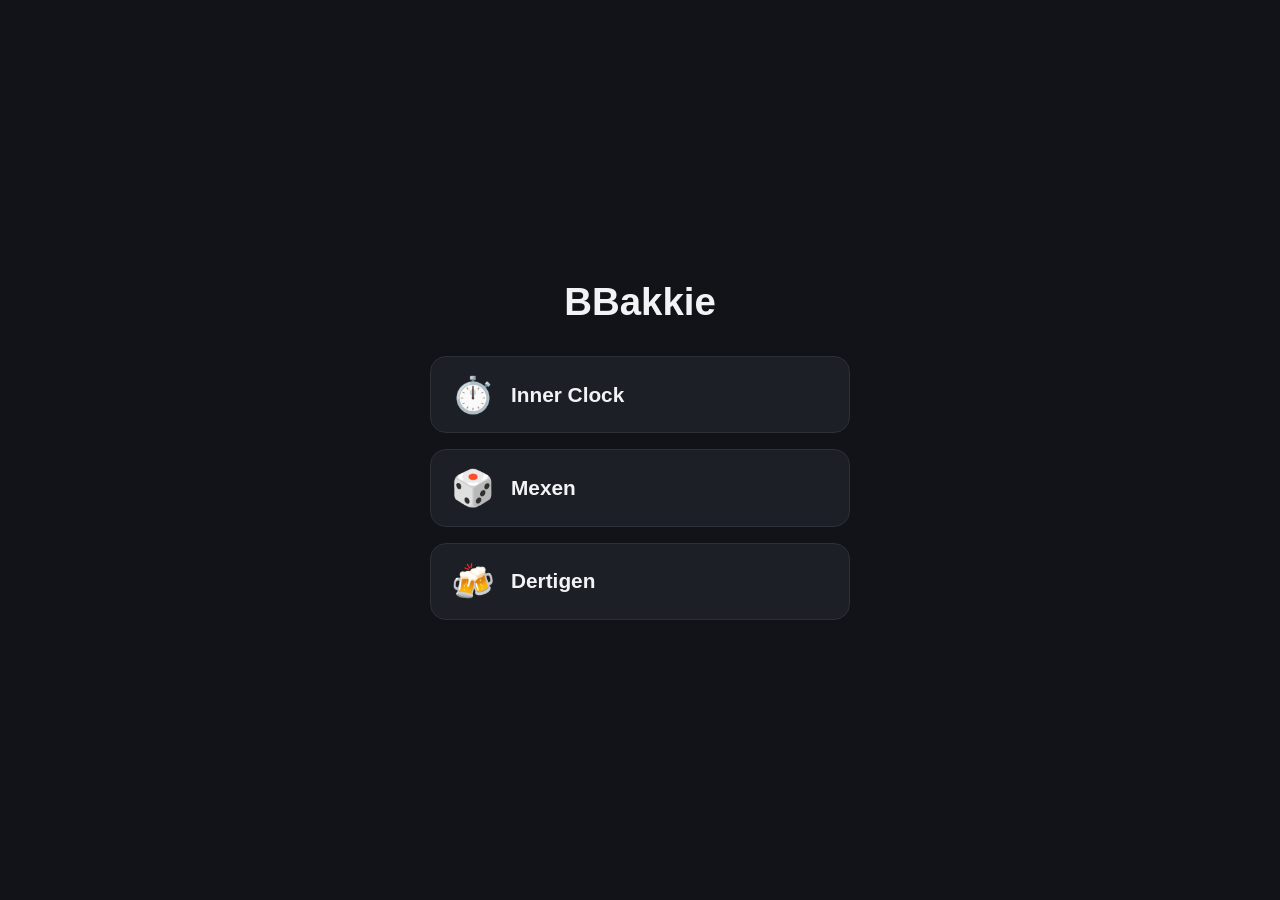
<file: bbakkie/index.html>
<!DOCTYPE html>
<html lang="en">
<head>
  <meta charset="UTF-8" />
  <meta name="viewport" content="width=device-width, initial-scale=1, user-scalable=no, viewport-fit=cover" />
  <meta name="theme-color" media="(prefers-color-scheme: light)" content="#111318" />
  <meta name="theme-color" media="(prefers-color-scheme: dark)" content="#111318" />
  <meta name="apple-mobile-web-app-capable" content="yes" />
  <meta name="apple-mobile-web-app-status-bar-style" content="black-translucent" />
  <meta name="apple-mobile-web-app-title" content="BBakkie" />
  <title>BBakkie</title>
  <link rel="stylesheet" href="css/core.css" />
  <link rel="manifest" href="manifest.webmanifest" />
  <link rel="apple-touch-icon" href="assets/icons/apple-touch-icon.png" />
</head>
<body>

  <div class="safe-area-cover safe-area-top" aria-hidden="true"></div>
  <div class="safe-area-cover safe-area-bottom" aria-hidden="true"></div>

  <!-- LANDING -->
  <section id="screen-landing" class="screen active">
    <div class="landing-content">
      <h1 class="title">BBakkie</h1>

      <nav class="game-list">
        <a href="inner-clock.html" class="game-tile">
          <span class="game-tile-icon">⏱️</span>
          <span class="game-tile-label">Inner Clock</span>
        </a>
        <a href="mexen.html" class="game-tile">
          <span class="game-tile-icon">🎲</span>
          <span class="game-tile-label">Mexen</span>
        </a>
        <a href="dertigen.html" class="game-tile">
          <span class="game-tile-icon">🍻</span>
          <span class="game-tile-label">Dertigen</span>
        </a>
      </nav>
    </div>
  </section>

  <script>
    if ("serviceWorker" in navigator) {
      window.addEventListener("load", () => {
        navigator.serviceWorker.register("service-worker.js").catch(() => {});
      });
    }
  </script>
</body>
</html>
</file>
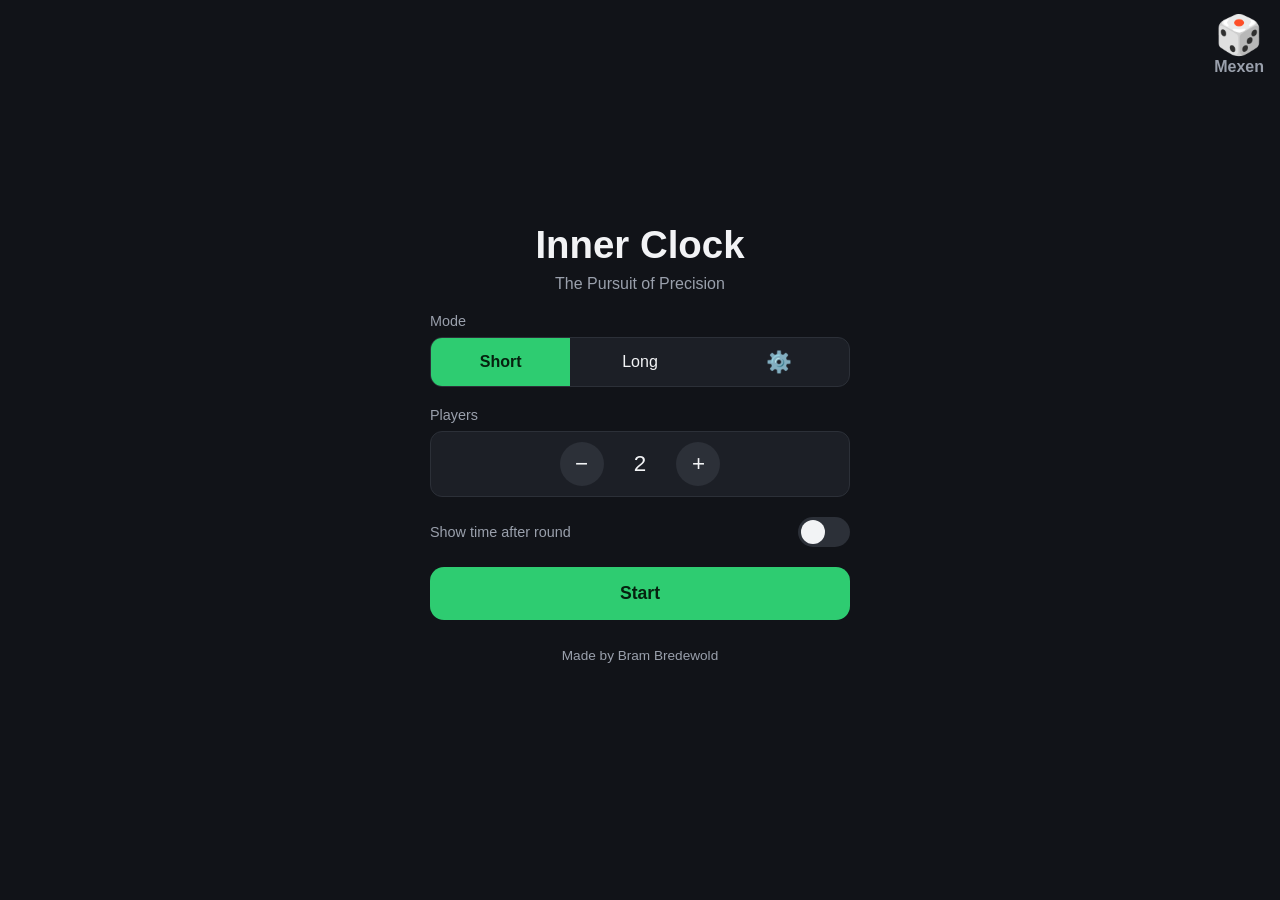
<file: inner-clock/index.html>
<!DOCTYPE html>
<html lang="en">
<head>
  <meta charset="UTF-8" />
  <meta name="viewport" content="width=device-width, initial-scale=1, user-scalable=no, viewport-fit=cover" />
  <meta name="theme-color" media="(prefers-color-scheme: light)" content="#111318" />
  <meta name="theme-color" media="(prefers-color-scheme: dark)" content="#111318" />
  <meta name="apple-mobile-web-app-capable" content="yes" />
  <meta name="apple-mobile-web-app-status-bar-style" content="black-translucent" />
  <meta name="apple-mobile-web-app-title" content="Inner Clock" />
  <title>Inner Clock</title>
  <link rel="stylesheet" href="css/styles.css" />
  <link rel="manifest" href="manifest.webmanifest" />
  <link rel="apple-touch-icon" href="assets/icons/apple-touch-icon.png" />
</head>
<body>

  <!-- Permanently dark strips over the safe areas (notch/dynamic island,
       home indicator). iOS can get "stuck" tinting its chrome/status bar to
       match whatever color last touched the top of the viewport (e.g. the
       red Stop screen), with no reliable way to force a re-sample in a
       single-page app that never scrolls or navigates. Owning these pixels
       directly sidesteps that instead of fighting it. -->
  <div class="safe-area-cover safe-area-top" aria-hidden="true"></div>
  <div class="safe-area-cover safe-area-bottom" aria-hidden="true"></div>

  <!-- HOME -->
  <section id="screen-home" class="screen">
    <a href="mexen.html" class="game-switch">
      <span class="game-switch-icon">🎲</span>
      <span>Mexen</span>
    </a>
    <div class="home-content">
      <h1 class="title">Inner Clock</h1>
      <p class="subtitle">The Pursuit of Precision</p>

      <div class="setting-block">
        <span class="setting-label">Mode</span>
        <div id="mode-select" class="segmented">
          <button type="button" class="segment" data-mode="short">Short</button>
          <button type="button" class="segment" data-mode="medium">Long</button>
          <button type="button" id="settings-open" class="segment segment-icon" aria-label="Settings">⚙️</button>
        </div>
      </div>

      <div class="setting-block">
        <span class="setting-label">Players</span>
        <div class="stepper">
          <button type="button" id="player-minus" class="stepper-btn">&minus;</button>
          <span id="player-count" class="stepper-value">2</span>
          <button type="button" id="player-plus" class="stepper-btn">+</button>
        </div>
      </div>

      <div class="setting-block toggle-row">
        <span class="setting-label">Show time after round</span>
        <button type="button" id="show-time-toggle" class="toggle" role="switch" aria-checked="false">
          <span class="toggle-thumb"></span>
        </button>
      </div>

      <button type="button" id="home-start" class="btn btn-primary btn-large">Start</button>

      <p class="credit">Made by Bram Bredewold</p>
    </div>
  </section>

  <!-- SETTINGS -->
  <section id="screen-settings" class="screen">
    <div class="settings-content">
      <h2 class="settings-title">Settings</h2>

      <div class="settings-mode-block">
        <span class="settings-mode-label">Short</span>
        <div class="range-row">
          <span class="range-row-label">Min</span>
          <input type="range" id="short-min" class="range-slider" min="0.5" max="10" step="0.5" />
          <span id="short-min-value" class="range-value"></span>
        </div>
        <div class="range-row">
          <span class="range-row-label">Max</span>
          <input type="range" id="short-max" class="range-slider" min="0.5" max="10" step="0.5" />
          <span id="short-max-value" class="range-value"></span>
        </div>
      </div>

      <div class="settings-mode-block">
        <span class="settings-mode-label">Long</span>
        <div class="range-row">
          <span class="range-row-label">Min</span>
          <input type="range" id="medium-min" class="range-slider" min="5" max="120" step="0.5" />
          <span id="medium-min-value" class="range-value"></span>
        </div>
        <div class="range-row">
          <span class="range-row-label">Max</span>
          <input type="range" id="medium-max" class="range-slider" min="5" max="120" step="0.5" />
          <span id="medium-max-value" class="range-value"></span>
        </div>
      </div>

      <button type="button" id="settings-back" class="btn btn-primary btn-large">Back</button>
    </div>
  </section>

  <!-- INTRO -->
  <section id="screen-intro" class="screen">
    <div class="intro-content">
      <div class="intro-label">Target time</div>
      <div id="intro-number" class="intro-number">0</div>
      <button type="button" id="intro-continue" class="btn btn-primary btn-large" disabled>Continue</button>
    </div>
  </section>

  <!-- GAME -->
  <section id="screen-game" class="screen">

    <div id="game-ready" class="game-sub">
      <div id="game-player-label" class="player-label">Player 1</div>
      <div id="game-target-display" class="target-display"></div>
      <button type="button" id="game-start" class="btn-round btn-start">Start</button>
    </div>

    <div id="game-running" class="game-sub game-running">
      <span class="stop-label">Stop</span>
    </div>

    <div id="game-result" class="game-sub">
      <div id="game-result-time" class="result-time"></div>
      <button type="button" id="game-result-continue" class="btn btn-primary btn-large">Continue</button>
    </div>

  </section>

  <!-- END -->
  <section id="screen-end" class="screen">
    <div class="end-content">
      <h2 class="end-title">Results</h2>
      <div class="end-target">
        <span class="end-target-label">Target</span>
        <span id="end-target-value" class="end-target-value"></span>
      </div>
      <table id="end-table">
        <thead>
          <tr>
            <th>Player</th>
            <th>Time</th>
            <th>Difference</th>
          </tr>
        </thead>
        <tbody></tbody>
      </table>
      <button type="button" id="end-back" class="btn btn-primary btn-large">Back to menu</button>
    </div>
  </section>

  <script type="module" src="js/main.js"></script>
</body>
</html>
</file>
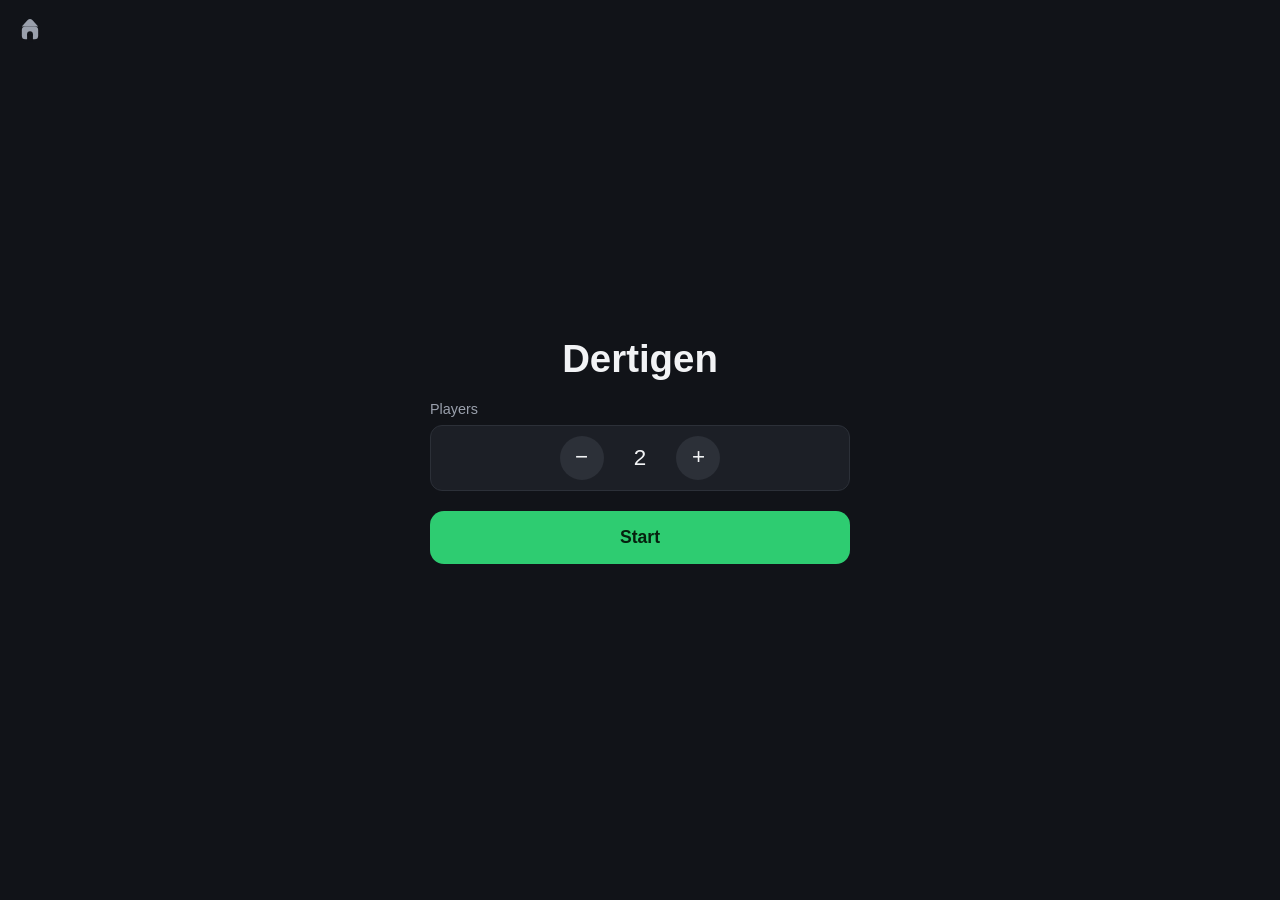
<file: bbakkie/dertigen.html>
<!DOCTYPE html>
<html lang="en">
<head>
  <meta charset="UTF-8" />
  <meta name="viewport" content="width=device-width, initial-scale=1, user-scalable=no, viewport-fit=cover" />
  <meta name="theme-color" media="(prefers-color-scheme: light)" content="#111318" />
  <meta name="theme-color" media="(prefers-color-scheme: dark)" content="#111318" />
  <meta name="apple-mobile-web-app-capable" content="yes" />
  <meta name="apple-mobile-web-app-status-bar-style" content="black-translucent" />
  <meta name="apple-mobile-web-app-title" content="Dertigen" />
  <title>Dertigen</title>
  <link rel="stylesheet" href="css/core.css" />
  <link rel="stylesheet" href="css/dertigen.css" />
  <link rel="manifest" href="manifest.webmanifest" />
  <link rel="apple-touch-icon" href="assets/icons/apple-touch-icon.png" />
</head>
<body>

  <div class="safe-area-cover safe-area-top" aria-hidden="true"></div>
  <div class="safe-area-cover safe-area-bottom" aria-hidden="true"></div>

  <!-- Permanent stop button on all in-game screens (hidden on HOME/NAMES,
       where the home icon / nothing applies instead). -->
  <button type="button" id="stop-btn" class="stop-btn hidden" aria-label="Stop menu">🛑</button>

  <!-- HOME -->
  <section id="screen-home" class="screen">
    <a href="index.html" class="home-link" aria-label="Back to BBakkie">
      <svg class="home-icon" viewBox="0 0 24 24" aria-hidden="true">
        <path d="M5,9 L10,3.5 Q12,1.5 14,3.5 L19,9 Z" fill="currentColor" />
        <rect x="5" y="9" width="14" height="11" rx="3" fill="currentColor" />
        <circle cx="12" cy="15.5" r="2.5" fill="var(--bg)" />
        <rect x="9.5" y="15.5" width="5" height="6" fill="var(--bg)" />
      </svg>
    </a>
    <div class="home-content">
      <h1 class="title">Dertigen</h1>

      <div class="setting-block">
        <span class="setting-label">Players</span>
        <div class="stepper">
          <button type="button" id="player-minus" class="stepper-btn">&minus;</button>
          <span id="player-count" class="stepper-value">2</span>
          <button type="button" id="player-plus" class="stepper-btn">+</button>
        </div>
      </div>

      <button type="button" id="home-start" class="btn btn-primary btn-large">Start</button>
    </div>
  </section>

  <!-- NAMES -->
  <section id="screen-names" class="screen">
    <div class="names-content">
      <h2 class="names-title">Players</h2>
      <table id="names-table">
        <tbody></tbody>
      </table>
      <button type="button" id="names-start" class="btn btn-primary btn-large">Start</button>
    </div>
  </section>

  <!-- DRINK -->
  <section id="screen-drink" class="screen">
    <div class="drink-content">
      <div id="drink-player" class="turn-player"></div>
      <div id="drink-sips" class="drink-sips"></div>
      <div class="drink-counter">
        <button type="button" id="drink-minus" class="stepper-btn">&minus;</button>
        <span id="drink-count" class="drink-count">0</span>
        <button type="button" id="drink-plus" class="stepper-btn">+</button>
        <button type="button" id="drink-beer" class="stepper-btn beer-btn">🍺</button>
      </div>
      <button type="button" id="drink-confirm" class="btn btn-primary btn-large">Drink</button>
    </div>
  </section>

  <!-- DICE_TURN -->
  <section id="screen-dice" class="screen">
    <div class="dice-content">
      <div id="dice-player" class="turn-player"></div>
      <div id="dice-total" class="dice-total"></div>
      <div id="dice-aside" class="aside-row"></div>
      <div id="dice-area" class="throw-area"></div>
      <div class="dice-actions">
        <button type="button" id="dice-throw" class="btn-gooien">Gooien</button>
        <button type="button" id="dice-continue" class="btn btn-primary btn-large invisible" disabled>Continue</button>
      </div>
    </div>
  </section>

  <!-- HUNT -->
  <section id="screen-hunt" class="screen">
    <div class="dice-content">
      <div id="hunt-player" class="turn-player"></div>
      <div id="hunt-target" class="hunt-target"></div>
      <div id="hunt-aside" class="aside-row"></div>
      <div id="hunt-area" class="throw-area"></div>
      <div id="hunt-points" class="hunt-points"></div>
      <div class="dice-actions">
        <button type="button" id="hunt-throw" class="btn-gooien">Gooien</button>
      </div>
    </div>
  </section>

  <!-- SCOREBOARD -->
  <section id="screen-scoreboard" class="screen">
    <div class="board-content">
      <h2 class="board-title">Scoreboard</h2>
      <table id="score-table">
        <thead>
          <tr><th>Player</th><th>Sips</th></tr>
        </thead>
        <tbody></tbody>
      </table>
      <button type="button" id="board-continue" class="btn btn-primary btn-large">Continue</button>
    </div>
  </section>

  <!-- Dive announcement -->
  <div id="dive-overlay" class="modal-overlay">
    <div class="modal-box">
      <p class="modal-emoji">🤿</p>
      <h3 class="modal-title">Successful dive!!!</h3>
      <p class="modal-message">All amounts are doubled</p>
      <button type="button" id="dive-continue" class="btn btn-primary btn-large">Continue</button>
    </div>
  </div>

  <!-- Joker — auto-dismissed after 0.7 s, no button -->
  <div id="joker-overlay" class="modal-overlay joker-overlay">
    <div class="joker-card">🃏</div>
  </div>

  <!-- Stop menu -->
  <div id="stop-overlay" class="modal-overlay">
    <div class="modal-box">
      <button type="button" id="stop-quit-game" class="btn btn-danger btn-large">Quit whole game</button>
      <button type="button" id="stop-quit-player" class="btn btn-warning btn-large">Current player quits</button>
      <button type="button" id="stop-continue" class="btn btn-primary btn-large">Continue</button>
    </div>
  </div>

  <!-- Stop confirmation -->
  <div id="stop-confirm-overlay" class="modal-overlay">
    <div class="modal-box">
      <h3 class="modal-title">Are you sure?</h3>
      <p class="modal-message">This action can't be undone</p>
      <div class="modal-actions">
        <button type="button" id="stop-confirm-yes" class="btn btn-danger">Yes</button>
        <button type="button" id="stop-confirm-no" class="btn btn-secondary">No</button>
      </div>
    </div>
  </div>

  <script type="module" src="js/dertigen/main.js"></script>
</body>
</html>
</file>
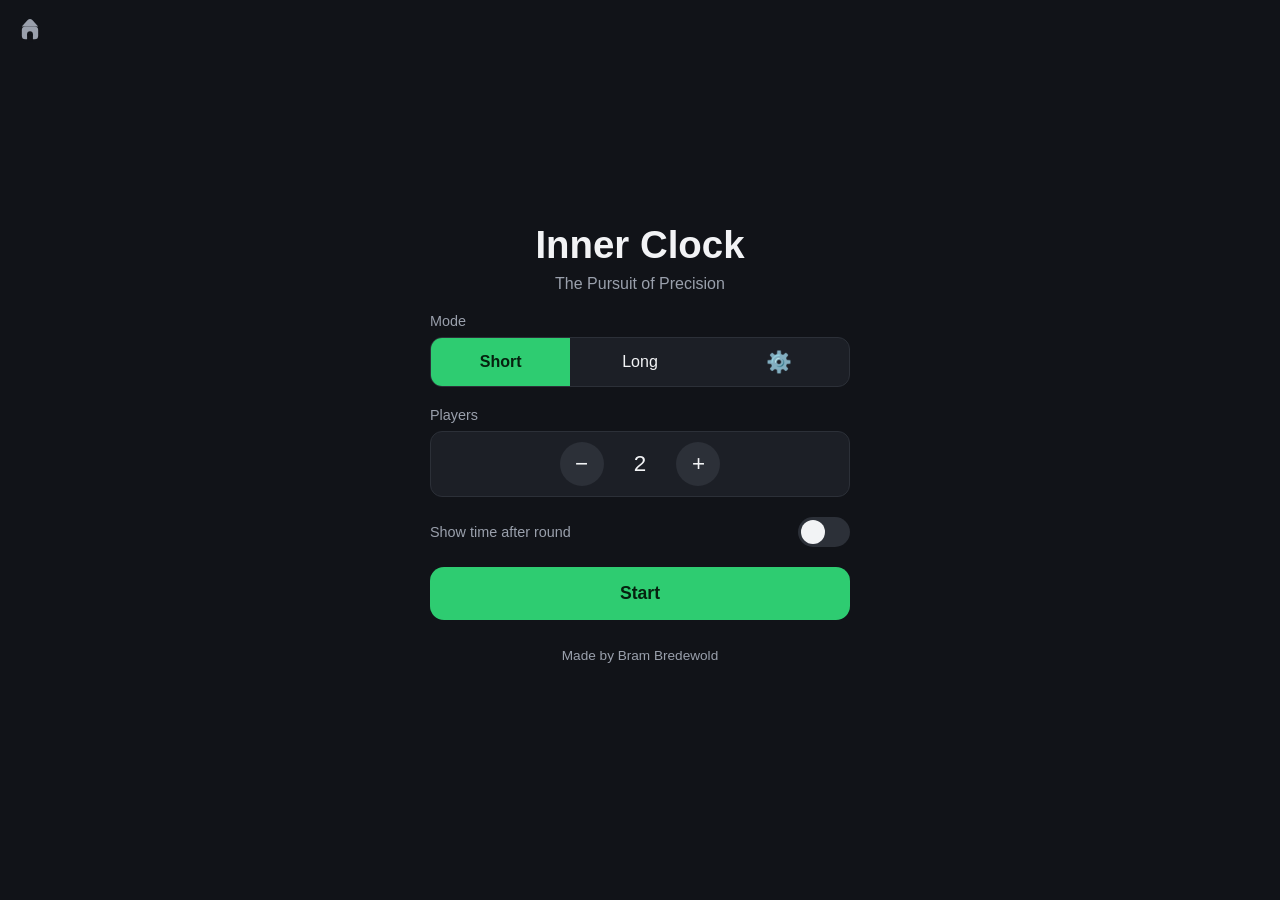
<file: bbakkie/inner-clock.html>
<!DOCTYPE html>
<html lang="en">
<head>
  <meta charset="UTF-8" />
  <meta name="viewport" content="width=device-width, initial-scale=1, user-scalable=no, viewport-fit=cover" />
  <meta name="theme-color" media="(prefers-color-scheme: light)" content="#111318" />
  <meta name="theme-color" media="(prefers-color-scheme: dark)" content="#111318" />
  <meta name="apple-mobile-web-app-capable" content="yes" />
  <meta name="apple-mobile-web-app-status-bar-style" content="black-translucent" />
  <meta name="apple-mobile-web-app-title" content="Inner Clock" />
  <title>Inner Clock</title>
  <link rel="stylesheet" href="css/core.css" />
  <link rel="stylesheet" href="css/inner-clock.css" />
  <link rel="manifest" href="manifest.webmanifest" />
  <link rel="apple-touch-icon" href="assets/icons/apple-touch-icon.png" />
</head>
<body>

  <!-- Permanently dark strips over the safe areas (notch/dynamic island,
       home indicator). iOS can get "stuck" tinting its chrome/status bar to
       match whatever color last touched the top of the viewport (e.g. the
       red Stop screen), with no reliable way to force a re-sample in a
       single-page app that never scrolls or navigates. Owning these pixels
       directly sidesteps that instead of fighting it. -->
  <div class="safe-area-cover safe-area-top" aria-hidden="true"></div>
  <div class="safe-area-cover safe-area-bottom" aria-hidden="true"></div>

  <!-- HOME -->
  <section id="screen-home" class="screen">
    <a href="index.html" class="home-link" aria-label="Back to BBakkie">
      <svg class="home-icon" viewBox="0 0 24 24" aria-hidden="true">
        <path d="M5,9 L10,3.5 Q12,1.5 14,3.5 L19,9 Z" fill="currentColor" />
        <rect x="5" y="9" width="14" height="11" rx="3" fill="currentColor" />
        <circle cx="12" cy="15.5" r="2.5" fill="var(--bg)" />
        <rect x="9.5" y="15.5" width="5" height="6" fill="var(--bg)" />
      </svg>
    </a>
    <div class="home-content">
      <h1 class="title">Inner Clock</h1>
      <p class="subtitle">The Pursuit of Precision</p>

      <div class="setting-block">
        <span class="setting-label">Mode</span>
        <div id="mode-select" class="segmented">
          <button type="button" class="segment" data-mode="short">Short</button>
          <button type="button" class="segment" data-mode="medium">Long</button>
          <button type="button" id="settings-open" class="segment segment-icon" aria-label="Settings">⚙️</button>
        </div>
      </div>

      <div class="setting-block">
        <span class="setting-label">Players</span>
        <div class="stepper">
          <button type="button" id="player-minus" class="stepper-btn">&minus;</button>
          <span id="player-count" class="stepper-value">2</span>
          <button type="button" id="player-plus" class="stepper-btn">+</button>
        </div>
      </div>

      <div class="setting-block toggle-row">
        <span class="setting-label">Show time after round</span>
        <button type="button" id="show-time-toggle" class="toggle" role="switch" aria-checked="false">
          <span class="toggle-thumb"></span>
        </button>
      </div>

      <button type="button" id="home-start" class="btn btn-primary btn-large">Start</button>

      <p class="credit">Made by Bram Bredewold</p>
    </div>
  </section>

  <!-- SETTINGS -->
  <section id="screen-settings" class="screen">
    <div class="settings-content">
      <h2 class="settings-title">Settings</h2>

      <div class="settings-mode-block">
        <span class="settings-mode-label">Short</span>
        <div class="range-row">
          <span class="range-row-label">Min</span>
          <input type="range" id="short-min" class="range-slider" min="0.5" max="10" step="0.5" />
          <span id="short-min-value" class="range-value"></span>
        </div>
        <div class="range-row">
          <span class="range-row-label">Max</span>
          <input type="range" id="short-max" class="range-slider" min="0.5" max="10" step="0.5" />
          <span id="short-max-value" class="range-value"></span>
        </div>
      </div>

      <div class="settings-mode-block">
        <span class="settings-mode-label">Long</span>
        <div class="range-row">
          <span class="range-row-label">Min</span>
          <input type="range" id="medium-min" class="range-slider" min="5" max="120" step="0.5" />
          <span id="medium-min-value" class="range-value"></span>
        </div>
        <div class="range-row">
          <span class="range-row-label">Max</span>
          <input type="range" id="medium-max" class="range-slider" min="5" max="120" step="0.5" />
          <span id="medium-max-value" class="range-value"></span>
        </div>
      </div>

      <button type="button" id="settings-back" class="btn btn-primary btn-large">Back</button>
    </div>
  </section>

  <!-- INTRO -->
  <section id="screen-intro" class="screen">
    <div class="intro-content">
      <div class="intro-label">Target time</div>
      <div id="intro-number" class="intro-number">0</div>
      <button type="button" id="intro-continue" class="btn btn-primary btn-large" disabled>Continue</button>
    </div>
  </section>

  <!-- GAME -->
  <section id="screen-game" class="screen">

    <div id="game-ready" class="game-sub">
      <div id="game-player-label" class="player-label">Player 1</div>
      <div id="game-target-display" class="target-display"></div>
      <button type="button" id="game-start" class="btn-round btn-start">Start</button>
    </div>

    <div id="game-running" class="game-sub game-running">
      <span class="stop-label">Stop</span>
    </div>

    <div id="game-result" class="game-sub">
      <div id="game-result-time" class="result-time"></div>
      <button type="button" id="game-result-continue" class="btn btn-primary btn-large">Continue</button>
    </div>

  </section>

  <!-- END -->
  <section id="screen-end" class="screen">
    <div class="end-content">
      <h2 class="end-title">Results</h2>
      <div class="end-target">
        <span class="end-target-label">Target</span>
        <span id="end-target-value" class="end-target-value"></span>
      </div>
      <table id="end-table">
        <thead>
          <tr>
            <th>Player</th>
            <th>Time</th>
            <th>Difference</th>
          </tr>
        </thead>
        <tbody></tbody>
      </table>
      <button type="button" id="end-back" class="btn btn-primary btn-large">Back to menu</button>
    </div>
  </section>

  <script type="module" src="js/inner-clock/main.js"></script>
</body>
</html>
</file>
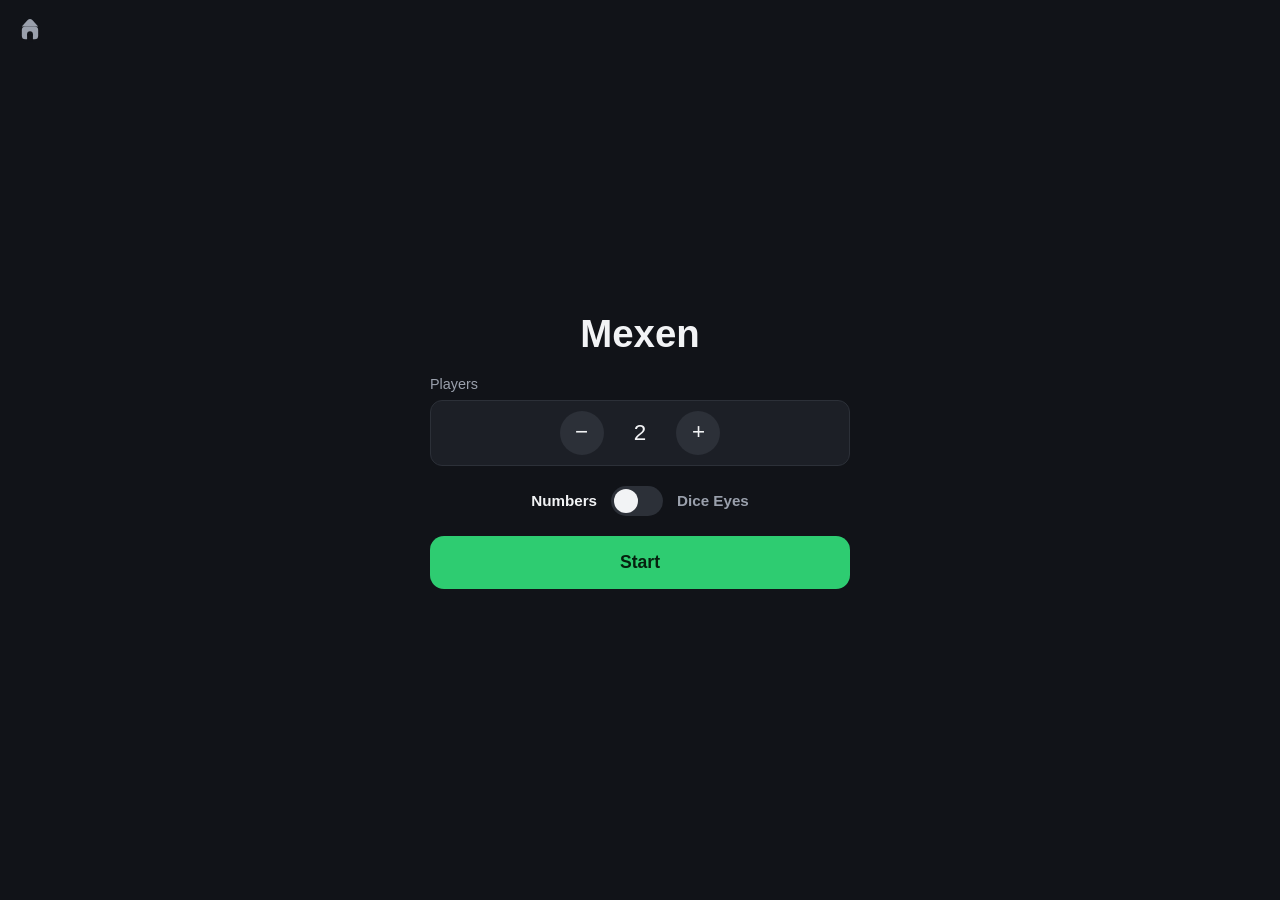
<file: bbakkie/mexen.html>
<!DOCTYPE html>
<html lang="en">
<head>
  <meta charset="UTF-8" />
  <meta name="viewport" content="width=device-width, initial-scale=1, user-scalable=no, viewport-fit=cover" />
  <meta name="theme-color" media="(prefers-color-scheme: light)" content="#111318" />
  <meta name="theme-color" media="(prefers-color-scheme: dark)" content="#111318" />
  <meta name="apple-mobile-web-app-capable" content="yes" />
  <meta name="apple-mobile-web-app-status-bar-style" content="black-translucent" />
  <meta name="apple-mobile-web-app-title" content="Mexen" />
  <title>Mexen</title>
  <link rel="stylesheet" href="css/core.css" />
  <link rel="stylesheet" href="css/mexen.css" />
  <link rel="manifest" href="manifest.webmanifest" />
  <link rel="apple-touch-icon" href="assets/icons/apple-touch-icon.png" />
</head>
<body>

  <div class="safe-area-cover safe-area-top" aria-hidden="true"></div>
  <div class="safe-area-cover safe-area-bottom" aria-hidden="true"></div>

  <!-- HOME -->
  <section id="screen-home" class="screen">
    <a href="index.html" class="home-link" aria-label="Back to BBakkie">
      <svg class="home-icon" viewBox="0 0 24 24" aria-hidden="true">
        <path d="M5,9 L10,3.5 Q12,1.5 14,3.5 L19,9 Z" fill="currentColor" />
        <rect x="5" y="9" width="14" height="11" rx="3" fill="currentColor" />
        <circle cx="12" cy="15.5" r="2.5" fill="var(--bg)" />
        <rect x="9.5" y="15.5" width="5" height="6" fill="var(--bg)" />
      </svg>
    </a>
    <div class="home-content">
      <h1 class="title">Mexen</h1>

      <div class="setting-block">
        <span class="setting-label">Players</span>
        <div class="stepper">
          <button type="button" id="player-minus" class="stepper-btn">&minus;</button>
          <span id="player-count" class="stepper-value">2</span>
          <button type="button" id="player-plus" class="stepper-btn">+</button>
        </div>
      </div>

      <div class="setting-block dice-style-row">
        <span class="dice-style-label" data-style="numbers">Numbers</span>
        <button type="button" id="dice-style-toggle" class="toggle" role="switch" aria-checked="false" aria-label="Dice style: Numbers or Dice Eyes">
          <span class="toggle-thumb"></span>
        </button>
        <span class="dice-style-label" data-style="pips">Dice Eyes</span>
      </div>

      <button type="button" id="home-start" class="btn btn-primary btn-large">Start</button>
    </div>
  </section>

  <!-- NAMES -->
  <section id="screen-names" class="screen">
    <div class="names-content">
      <h2 class="names-title">Players</h2>
      <table id="names-table">
        <tbody></tbody>
      </table>
      <button type="button" id="names-start" class="btn btn-primary btn-large">Start</button>
    </div>
  </section>

  <!-- GAME -->
  <section id="screen-game" class="screen">

    <!-- normal turn: one player, two dice, mandatory throws -->
    <div id="game-turn" class="game-sub">
      <div id="game-player-label" class="player-label"></div>
      <div class="dice-row">
        <div id="game-die-0" class="die empty"></div>
        <div id="game-die-1" class="die empty"></div>
      </div>
      <div id="game-score-label" class="score-label"></div>
      <button type="button" id="game-throw" class="btn-throw">Throw dice</button>
    </div>

    <!-- 3+ tie throw-off fallback: same screen, one die, one player at a time -->
    <div id="game-throwoff-seq" class="game-sub">
      <div id="throwoff-seq-label" class="player-label"></div>
      <div class="dice-row">
        <div id="throwoff-seq-die" class="die empty"></div>
      </div>
      <button type="button" id="throwoff-seq-throw" class="btn-throw">Throw dice</button>
    </div>

  </section>

  <!-- THROW-OFF ("High is dry" — 2-player tie only) -->
  <section id="screen-throwoff" class="screen">
    <div class="throwoff-split">
      <div class="throwoff-half throwoff-top">
        <div id="throwoff-top-name" class="throwoff-name"></div>
        <div id="throwoff-top-die" class="die empty"></div>
        <button type="button" id="throwoff-top-throw" class="btn btn-primary">Throw dice</button>
      </div>
      <div class="throwoff-divider" aria-hidden="true"></div>
      <div class="throwoff-half throwoff-bottom">
        <div id="throwoff-bottom-name" class="throwoff-name"></div>
        <div id="throwoff-bottom-die" class="die empty"></div>
        <button type="button" id="throwoff-bottom-throw" class="btn btn-primary">Throw dice</button>
      </div>
    </div>
  </section>

  <!-- END -->
  <section id="screen-end" class="screen">
    <div class="end-content">
      <h2 class="end-title">Results</h2>
      <table id="mexen-end-table">
        <thead>
          <tr><th>Player</th><th>Score</th></tr>
        </thead>
        <tbody></tbody>
      </table>
      <p id="end-mex-count" class="end-mex-count"></p>
      <div class="end-actions">
        <button type="button" id="end-quit" class="btn btn-danger">Quit</button>
        <button type="button" id="end-next-round" class="btn btn-primary">Next round</button>
      </div>
    </div>
  </section>

  <!-- Doubles announcement — blocks the game until dismissed -->
  <div id="popup-overlay" class="modal-overlay">
    <div class="modal-box">
      <p id="popup-message" class="modal-message"></p>
      <button type="button" id="popup-continue" class="btn btn-primary btn-large">Continue</button>
    </div>
  </div>

  <!-- Quit confirmation -->
  <div id="quit-overlay" class="modal-overlay">
    <div class="modal-box">
      <h3 class="modal-title">Are you sure?</h3>
      <p class="modal-message">When quitting the game all progress will be lost</p>
      <div class="modal-actions">
        <button type="button" id="quit-yes" class="btn btn-danger">Yes</button>
        <button type="button" id="quit-no" class="btn btn-secondary">No</button>
      </div>
    </div>
  </div>

  <script type="module" src="js/mexen/main.js"></script>
</body>
</html>
</file>
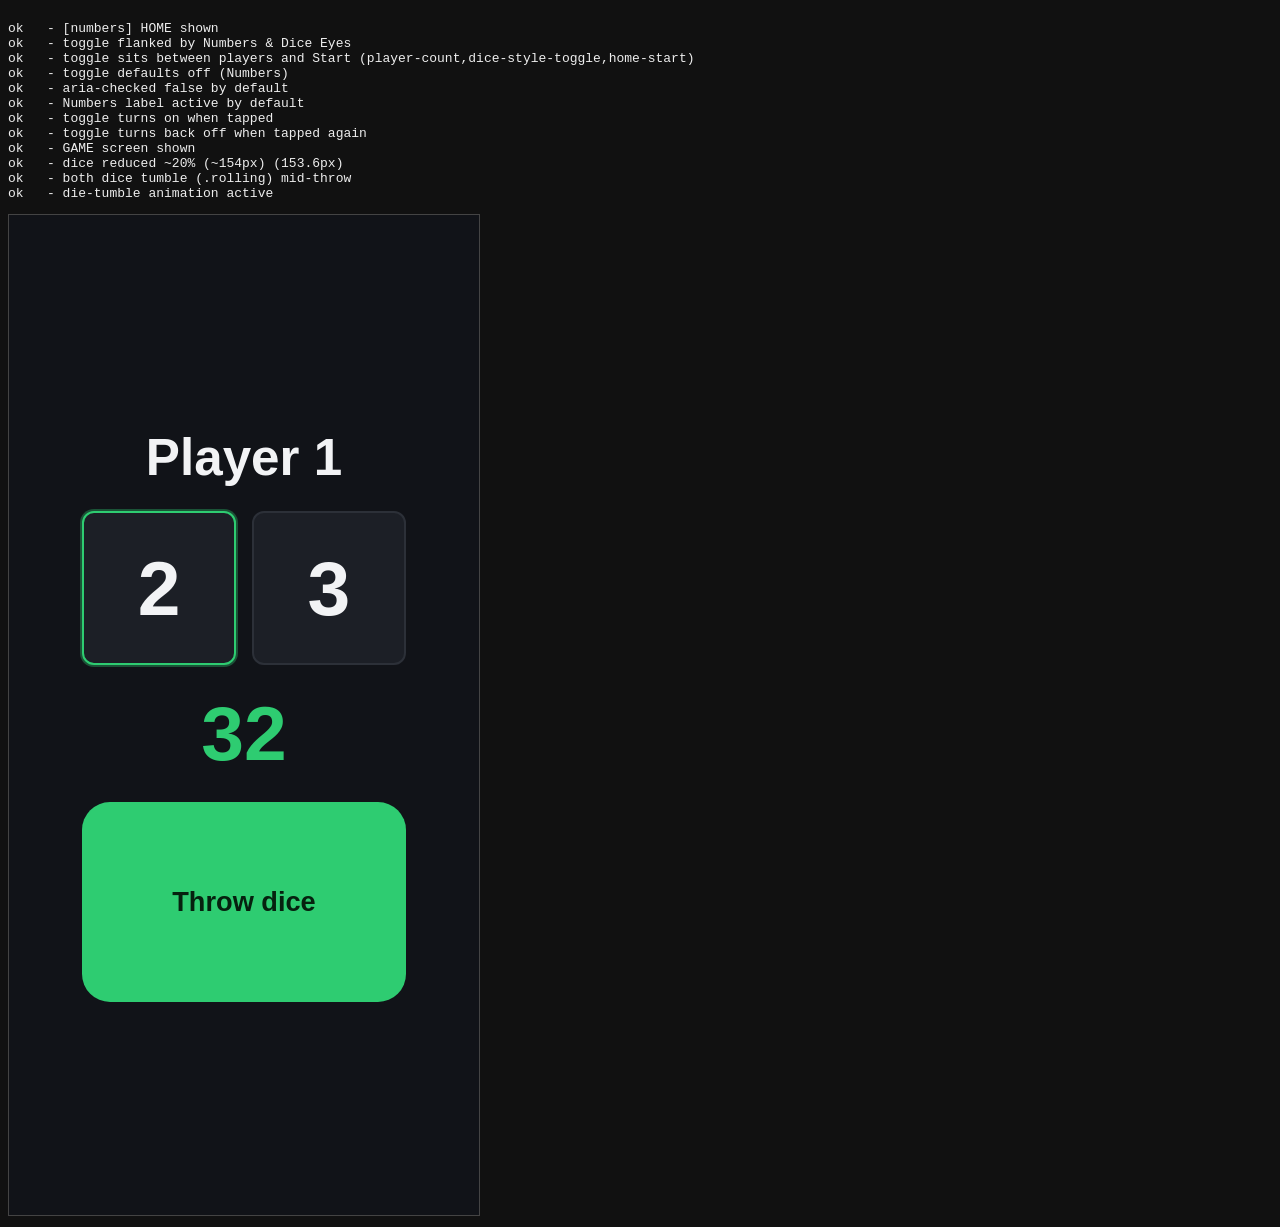
<file: bbakkie/tests/mexen-smoke.html>
<!DOCTYPE html>
<html lang="en">
<head>
  <meta charset="UTF-8" />
  <title>Mexen UI smoke test</title>
  <style>
    body { font-family: monospace; background: #111; color: #eee; margin: 0; padding: 8px; }
    #results { white-space: pre-wrap; font-size: 13px; }
    iframe { border: 1px solid #444; }
  </style>
</head>
<body>
<!-- Drives the real mexen.html in an iframe. Two passes (reloading between):
     Numbers mode and Dice Eyes (pips) mode. Verifies the home toggle, the
     20%-smaller dice, the ported tumble/settle animation, and that in each
     style the rendered faces match the true dice values behind the score
     code. Run over CDP in real time (cdp-test.mjs) — virtual time breaks the
     rAF animation. -->
<pre id="results">RUNNING</pre>
<iframe id="game" width="470" height="1000"></iframe>

<script>
  const lines = [];
  let failures = 0;
  function report(ok, label, detail) {
    if (!ok) failures += 1;
    lines.push(`${ok ? "ok  " : "FAIL"} - ${label}${detail ? ` (${detail})` : ""}`);
    document.getElementById("results").textContent = lines.join("\n");
  }
  function finish() {
    lines.push("");
    lines.push(failures === 0 ? "SMOKE RESULT: ALL PASS" : `SMOKE RESULT: ${failures} FAILURES`);
    document.getElementById("results").textContent = lines.join("\n");
  }
  function tap(el) { el.dispatchEvent(new PointerEvent("pointerdown", { bubbles: true, cancelable: true })); }
  function wait(ms) { return new Promise((r) => setTimeout(r, ms)); }

  const frame = document.getElementById("game");
  function load(url) {
    return new Promise((res) => {
      frame.addEventListener("load", res, { once: true });
      frame.src = url;
    });
  }

  // pipCount / numeral of a die element; returns the face value it displays.
  function faceValue(die, pips) {
    if (pips) return die.querySelectorAll(".pip.on").length;
    const t = die.textContent.trim();
    return /^[1-6]$/.test(t) ? Number(t) : NaN;
  }

  async function pass(pips) {
    const doc = frame.contentDocument;
    const win = frame.contentWindow;

    report(doc.getElementById("screen-home").classList.contains("active"), `[${pips ? "pips" : "numbers"}] HOME shown`);

    const toggle = doc.getElementById("dice-style-toggle");
    const labels = Array.from(doc.querySelectorAll(".dice-style-label"));
    report(labels.map((l) => l.textContent).join("|") === "Numbers|Dice Eyes", "toggle flanked by Numbers & Dice Eyes");

    // Ordering: toggle appears after the player stepper and before Start.
    const order = Array.from(doc.querySelectorAll("#player-count, #dice-style-toggle, #home-start")).map((e) => e.id);
    report(order.join(",") === "player-count,dice-style-toggle,home-start", "toggle sits between players and Start", order.join(","));

    // Default state (fresh load) is Numbers: off, "Numbers" label active.
    report(!toggle.classList.contains("on"), "toggle defaults off (Numbers)");
    report(toggle.getAttribute("aria-checked") === "false", "aria-checked false by default");
    const numbersLabel = labels.find((l) => l.dataset.style === "numbers");
    const pipsLabel = labels.find((l) => l.dataset.style === "pips");
    report(numbersLabel.classList.contains("active") && !pipsLabel.classList.contains("active"), "Numbers label active by default");

    if (pips) {
      tap(toggle);
      await wait(60);
      report(toggle.classList.contains("on"), "tapping toggle switches to pips (on)");
      report(toggle.getAttribute("aria-checked") === "true", "aria-checked true after toggle");
      report(pipsLabel.classList.contains("active") && !numbersLabel.classList.contains("active"), "Dice Eyes label active after toggle");
    } else {
      // Prove it's a real toggle: on then back off, leaving Numbers.
      tap(toggle); await wait(40);
      report(toggle.classList.contains("on"), "toggle turns on when tapped");
      tap(toggle); await wait(40);
      report(!toggle.classList.contains("on"), "toggle turns back off when tapped again");
    }

    // HOME -> NAMES -> GAME
    tap(doc.getElementById("home-start"));
    await wait(90);
    tap(doc.getElementById("names-start"));
    await wait(90);
    report(doc.getElementById("screen-game").classList.contains("active"), "GAME screen shown");

    const die0 = doc.getElementById("game-die-0");
    const die1 = doc.getElementById("game-die-1");

    // Dice reduced ~20% (192 -> 153.6px in this 470px frame).
    const w = die0.getBoundingClientRect().width;
    report(Math.abs(w - 153.6) < 2, "dice reduced ~20% (~154px)", `${w.toFixed(1)}px`);

    // Throw and sample mid-flight: the ported animation runs in both styles.
    tap(doc.getElementById("game-throw"));
    await wait(300);
    report(die0.classList.contains("rolling") && die1.classList.contains("rolling"), "both dice tumble (.rolling) mid-throw");
    report(win.getComputedStyle(die0).animationName === "die-tumble", "die-tumble animation active");

    // Settle (inspect before any Mex auto-advance at ~1.9s).
    await wait(1050);
    report(!die0.classList.contains("rolling") && die0.classList.contains("settled"), "dice settled after landing");

    if (pips) {
      report(die0.classList.contains("pips") && die1.classList.contains("pips"), "dice have .pips class in Dice Eyes mode");
      report(die0.querySelectorAll(".pip").length === 9, "pip die has a 3x3 grid (9 pips)");
      report(die0.textContent.trim() === "", "no numeral text in pip mode");
      const bg = win.getComputedStyle(die0).backgroundColor;
      report(bg === "rgb(242, 243, 245)", "pip die has the white Dertigen face", bg);
    } else {
      report(!die0.classList.contains("pips") && !die1.classList.contains("pips"), "no .pips class in Numbers mode");
      report(die0.querySelectorAll(".pip").length === 0, "no pip spans in Numbers mode");
      report(/^[1-6]$/.test(die0.textContent.trim()), "die shows a 1-6 numeral", die0.textContent.trim());
    }

    // Cross-check faces against the true dice: the score label reads the code
    // high*10+low, so the two rendered faces sorted desc must equal it.
    const scoreText = doc.getElementById("game-score-label").textContent.trim();
    const f0 = faceValue(die0, pips);
    const f1 = faceValue(die1, pips);
    if (/^\d\d$/.test(scoreText)) {
      const hi = Math.max(f0, f1), lo = Math.min(f0, f1);
      report(hi * 10 + lo === Number(scoreText), `rendered faces match the score code ${scoreText}`, `faces ${f0},${f1}`);
    } else {
      // Mex/Ridder/31 — just confirm both faces are valid 1-6.
      report(f0 >= 1 && f0 <= 6 && f1 >= 1 && f1 <= 6, `both faces valid (score "${scoreText}")`, `faces ${f0},${f1}`);
    }
  }

  (async () => {
    try {
      await load("../mexen.html");
      await pass(false); // Numbers
      await load("../mexen.html"); // fresh page -> default Numbers again
      await pass(true); // Dice Eyes (pips)
      finish();
    } catch (err) {
      report(false, "unhandled error", err.message);
      lines.push(err.stack || "");
      finish();
    }
  })();
</script>
</body>
</html>
</file>
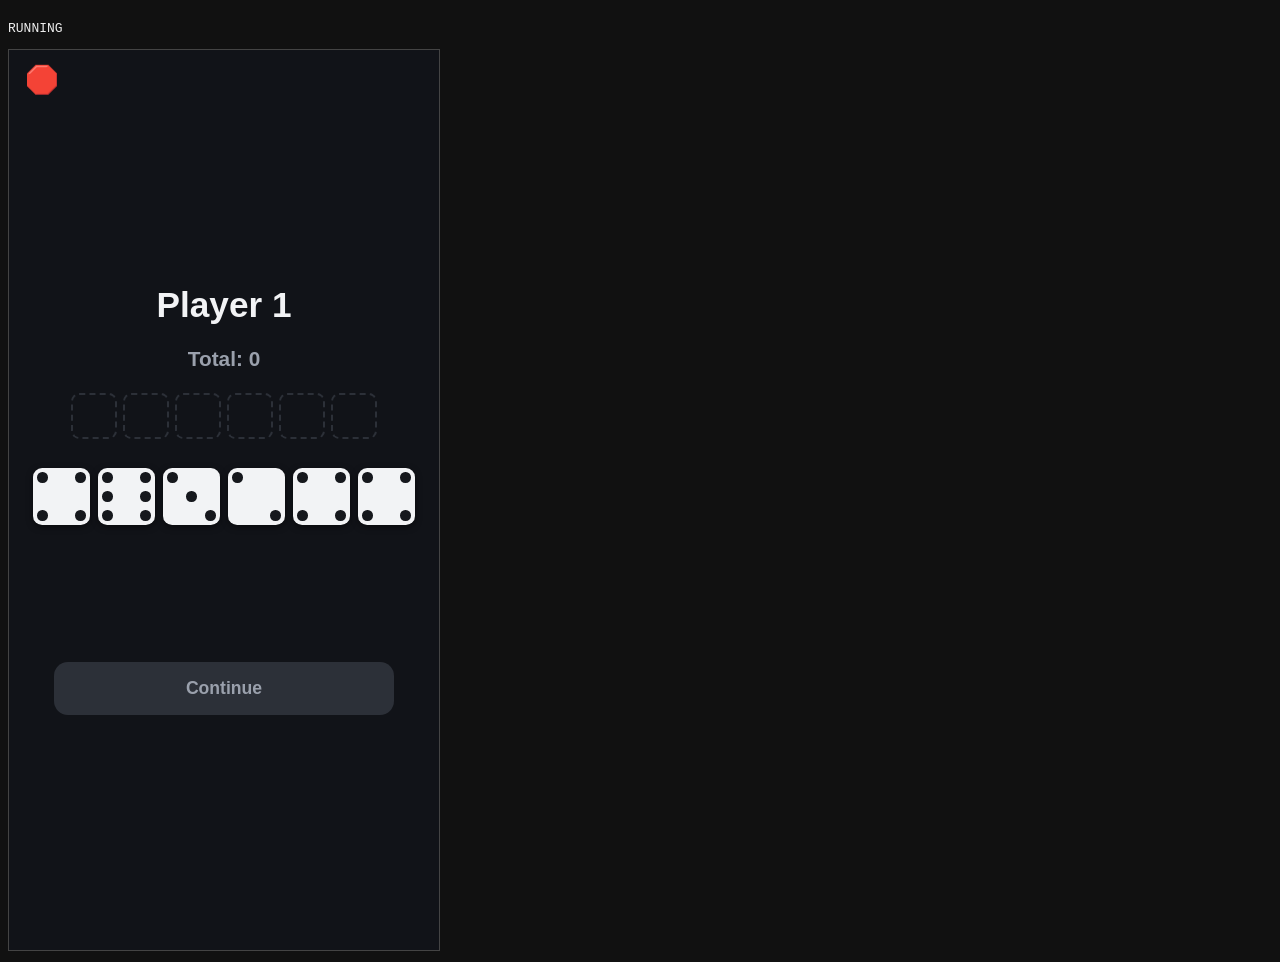
<file: bbakkie/tests/ui-smoke.html>
<!DOCTYPE html>
<html lang="en">
<head>
  <meta charset="UTF-8" />
  <title>Dertigen UI smoke test</title>
  <style>
    body { font-family: monospace; background: #111; color: #eee; margin: 0; padding: 8px; }
    #results { white-space: pre-wrap; font-size: 13px; }
    iframe { border: 1px solid #444; }
  </style>
</head>
<body>
<!-- Drives the real dertigen.html in an iframe with pointer events, then
     asserts pip visibility, die sizing, and row centering. Run headless:
     msedge --headless --dump-dom --virtual-time-budget=25000 <this url>
     and grep the <pre id="results"> block. -->
<pre id="results">RUNNING</pre>
<iframe id="game" src="../dertigen.html" width="430" height="900"></iframe>

<script>
  const lines = [];
  let failures = 0;

  function report(ok, label, detail) {
    if (!ok) failures += 1;
    lines.push(`${ok ? "ok  " : "FAIL"} - ${label}${detail ? ` (${detail})` : ""}`);
  }

  function finish(note) {
    if (note) lines.push(note);
    lines.push("");
    lines.push(failures === 0 ? "SMOKE RESULT: ALL PASS" : `SMOKE RESULT: ${failures} FAILURES`);
    document.getElementById("results").textContent = lines.join("\n");
  }

  function tap(doc, el) {
    el.dispatchEvent(new PointerEvent("pointerdown", { bubbles: true, cancelable: true }));
  }

  function wait(ms) {
    return new Promise((r) => setTimeout(r, ms));
  }

  const frame = document.getElementById("game");
  frame.addEventListener("load", async () => {
    try {
      const doc = frame.contentDocument;
      const win = frame.contentWindow;

      // HOME -> NAMES -> game
      tap(doc, doc.getElementById("home-start"));
      await wait(100);
      report(doc.getElementById("screen-names").classList.contains("active"), "NAMES screen shown");
      tap(doc, doc.getElementById("names-start"));
      await wait(100);
      report(doc.getElementById("screen-dice").classList.contains("active"), "DICE_TURN shown (0 sips skips DRINK)");

      report(doc.getElementById("dice-total").textContent === "Total: 0", "set-aside total starts at 0");

      // Opening throw
      tap(doc, doc.getElementById("dice-throw"));
      await wait(2200); // tumble is ~1s; leave slack

      const area = doc.getElementById("dice-area");
      const dice = Array.from(area.querySelectorAll(".die"));
      report(dice.length === 6, "six dice in the throw area", `got ${dice.length}`);

      // Pip visibility: every die shows the right number of lit pips, each
      // with a real size and a non-transparent colour.
      let pipsOk = dice.length > 0;
      let pipDetail = "";
      dice.forEach((die, i) => {
        const v = Number(die.dataset.value);
        const on = die.querySelectorAll(".pip.on");
        if (on.length !== v) {
          pipsOk = false;
          pipDetail = `die ${i}: value ${v} but ${on.length} lit pips`;
          return;
        }
        const cs = win.getComputedStyle(on[0]);
        const w = on[0].getBoundingClientRect().width;
        if (w < 4) {
          pipsOk = false;
          pipDetail = `die ${i}: pip width ${w.toFixed(1)}px`;
        }
        if (cs.backgroundColor === "rgba(0, 0, 0, 0)" || cs.backgroundColor === "transparent") {
          pipsOk = false;
          pipDetail = `die ${i}: pip background ${cs.backgroundColor}`;
        }
      });
      report(pipsOk, "pips visible and matching each die's value", pipDetail);

      // Die sizing: close to the configured size, square.
      const rect0 = dice[0].getBoundingClientRect();
      report(
        rect0.width >= 40 && rect0.width <= 72 && Math.abs(rect0.width - rect0.height) < 1.5,
        "die size sane and square",
        `${rect0.width.toFixed(1)}x${rect0.height.toFixed(1)}`
      );

      // Centering: aside row and throw area share the same centre as the screen.
      const aside = doc.getElementById("dice-aside");
      const centre = (el) => {
        const r = el.getBoundingClientRect();
        return r.left + r.width / 2;
      };
      const screenCentre = doc.getElementById("screen-dice").getBoundingClientRect().width / 2;
      report(Math.abs(centre(aside) - screenCentre) < 2, "aside row centred", `${centre(aside).toFixed(1)} vs ${screenCentre.toFixed(1)}`);
      report(Math.abs(centre(area) - screenCentre) < 2, "throw area centred", `${centre(area).toFixed(1)} vs ${screenCentre.toFixed(1)}`);

      // Aside slots: 6 dashed empties, none overflowing the row.
      const slots = Array.from(aside.querySelectorAll(".die"));
      report(slots.length === 6, "six aside slots", `got ${slots.length}`);
      const slotW = slots[0].getBoundingClientRect().width;
      report(slotW >= 30 && slotW <= 50, "aside slot size sane", `${slotW.toFixed(1)}px`);

      // Forced pick: tap one die, every die of that value highlights.
      tap(doc, dice[0]);
      await wait(100);
      const v = Number(dice[0].dataset.value);
      const sameValue = dice.filter((d) => Number(d.dataset.value) === v);
      const selected = dice.filter((d) => d.classList.contains("selected"));
      report(
        selected.length === sameValue.length && selected.every((d) => Number(d.dataset.value) === v),
        "tapping one die highlights ALL dice of that value",
        `value ${v}: ${selected.length}/${sameValue.length} highlighted`
      );

      // Confirm the pick: dice fly to the aside row, then the next throw
      // comes automatically and tumbles.
      const continueBtn = doc.getElementById("dice-continue");
      report(!continueBtn.disabled && !continueBtn.classList.contains("invisible"), "Continue enabled after selection");
      tap(doc, continueBtn);
      await wait(2600); // fly (450ms) + beat (250ms) + tumble (~1s) + slack

      const filled = Array.from(aside.querySelectorAll(".die")).filter((d) => !d.classList.contains("empty"));
      report(filled.length === sameValue.length, "picked dice landed in the aside row", `${filled.length} filled`);
      const filledOk = filled.every((d) => {
        const fv = Number(d.dataset.value);
        return fv === v && d.querySelectorAll(".pip.on").length === fv;
      });
      report(filledOk, "aside dice show the picked value with pips");

      const dice2 = Array.from(area.querySelectorAll(".die"));
      report(dice2.length === 6 - sameValue.length, "next throw came automatically with the remaining dice", `${dice2.length} dice`);

      const expectedTotal = v * sameValue.length;
      report(
        doc.getElementById("dice-total").textContent === `Total: ${expectedTotal}`,
        "set-aside total updated after the pick",
        doc.getElementById("dice-total").textContent
      );

      finish();
    } catch (err) {
      report(false, "unhandled error", err.message);
      finish(err.stack);
    }
  });
</script>
</body>
</html>
</file>
<file: bbakkie/css/core.css>
/* Shared styles for every BBakkie page: theme variables, resets, screen
   scaffolding, the landing page, and the building blocks used by more than
   one game (home layout, steppers, buttons, game-sub screens, end screens).
   Game-specific rules live in inner-clock.css / mexen.css, loaded after
   this file so they can override it. */

:root {
  --bg: #111318;
  --surface: #1c1f26;
  --text: #f2f3f5;
  --muted: #9aa0ac;
  --accent: #2ecc71;
  --accent-dark: #219150;
  --danger: #e74c3c;
  --border: #2c3038;
}

* {
  box-sizing: border-box;
  touch-action: manipulation;
  -webkit-touch-callout: none;
}

html, body {
  height: 100%;
  overscroll-behavior: none;
}

body {
  margin: 0;
  background: var(--bg);
  color: var(--text);
  font-family: -apple-system, BlinkMacSystemFont, "Segoe UI", Roboto, sans-serif;
  overflow: hidden;
  user-select: none;
  -webkit-user-select: none;
}

.screen {
  display: none;
  position: fixed;
  inset: 0;
  flex-direction: column;
  align-items: center;
  justify-content: center;
  padding: 24px;
}

.safe-area-cover {
  position: fixed;
  left: 0;
  right: 0;
  background: var(--bg);
  z-index: 1000;
  pointer-events: none;
}

.safe-area-top {
  top: 0;
  height: env(safe-area-inset-top, 0px);
}

.safe-area-bottom {
  bottom: 0;
  height: env(safe-area-inset-bottom, 0px);
}

.screen.active {
  display: flex;
}

/* Home link — top-left icon on each game's HOME screen, back to the BBakkie
   landing page. Padding + negative margin grows the tap target without
   shifting the icon's visual position. */

.home-link {
  position: absolute;
  top: max(16px, env(safe-area-inset-top));
  left: 16px;
  display: flex;
  padding: 8px;
  margin: -8px;
  color: var(--muted);
  z-index: 10;
}

.home-icon {
  width: 28px;
  height: 28px;
}

/* LANDING */

.landing-content {
  width: 100%;
  max-width: 420px;
  display: flex;
  flex-direction: column;
  align-items: stretch;
  gap: 32px;
}

.game-list {
  display: flex;
  flex-direction: column;
  gap: 16px;
}

.game-tile {
  display: flex;
  align-items: center;
  gap: 16px;
  background: var(--surface);
  border: 1px solid var(--border);
  border-radius: 16px;
  padding: 20px;
  text-decoration: none;
  color: var(--text);
}

.game-tile-icon {
  font-size: 2.2rem;
  line-height: 1;
}

.game-tile-label {
  font-size: 1.3rem;
  font-weight: 600;
}

.game-tile-disabled {
  opacity: 0.5;
}

.game-tile-badge {
  margin-left: auto;
  font-size: 0.75rem;
  color: var(--muted);
  border: 1px solid var(--border);
  border-radius: 999px;
  padding: 4px 10px;
}

/* HOME — shared layout for each game's home screen */

.home-content {
  width: 100%;
  max-width: 420px;
  display: flex;
  flex-direction: column;
  align-items: center;
  gap: 20px;
}

.title {
  font-size: 2.4rem;
  margin: 0;
  font-weight: 700;
  text-align: center;
}

.setting-block {
  width: 100%;
  display: flex;
  flex-direction: column;
  gap: 8px;
}

.setting-label {
  font-size: 0.9rem;
  color: var(--muted);
}

.stepper {
  display: flex;
  align-items: center;
  justify-content: center;
  gap: 24px;
  background: var(--surface);
  border: 1px solid var(--border);
  border-radius: 12px;
  padding: 10px;
}

.stepper-btn {
  width: 44px;
  height: 44px;
  border-radius: 50%;
  border: none;
  background: var(--border);
  color: var(--text);
  font-size: 1.4rem;
  line-height: 1;
  cursor: pointer;
}

.stepper-value {
  font-size: 1.4rem;
  min-width: 2ch;
  text-align: center;
}

.btn {
  border: none;
  border-radius: 14px;
  font-size: 1.1rem;
  font-weight: 600;
  cursor: pointer;
  padding: 16px 24px;
}

.btn-primary {
  background: var(--accent);
  color: #06210f;
  transition: background 0.2s ease, color 0.2s ease;
}

.btn:disabled {
  background: var(--border);
  color: var(--muted);
  cursor: default;
}

.btn-large {
  width: 100%;
}

/* GAME — shared in-game screen scaffolding */

.game-sub {
  display: none;
  position: absolute;
  inset: 0;
  flex-direction: column;
  align-items: center;
  justify-content: center;
  gap: 24px;
}

.game-sub.active {
  display: flex;
}

.player-label {
  font-size: 1.6rem;
  font-weight: 600;
}

/* END — shared results screen layout */

.end-content {
  width: 100%;
  max-width: 420px;
  display: flex;
  flex-direction: column;
  align-items: stretch;
  gap: 20px;
}

.end-title {
  text-align: center;
  margin: 0;
}
</file>
<file: inner-clock/css/styles.css>
:root {
  --bg: #111318;
  --surface: #1c1f26;
  --text: #f2f3f5;
  --muted: #9aa0ac;
  --accent: #2ecc71;
  --accent-dark: #219150;
  --danger: #e74c3c;
  --border: #2c3038;
}

* {
  box-sizing: border-box;
  touch-action: manipulation;
  -webkit-touch-callout: none;
}

html, body {
  height: 100%;
  overscroll-behavior: none;
}

body {
  margin: 0;
  background: var(--bg);
  color: var(--text);
  font-family: -apple-system, BlinkMacSystemFont, "Segoe UI", Roboto, sans-serif;
  overflow: hidden;
  user-select: none;
  -webkit-user-select: none;
}

.screen {
  display: none;
  position: fixed;
  inset: 0;
  flex-direction: column;
  align-items: center;
  justify-content: center;
  padding: 24px;
}

.safe-area-cover {
  position: fixed;
  left: 0;
  right: 0;
  background: var(--bg);
  z-index: 1000;
  pointer-events: none;
}

.safe-area-top {
  top: 0;
  height: env(safe-area-inset-top, 0px);
}

.safe-area-bottom {
  bottom: 0;
  height: env(safe-area-inset-bottom, 0px);
}

.screen.active {
  display: flex;
}

/* Game switcher — plain link, shown only on the two HOME screens */

.game-switch {
  position: absolute;
  top: max(16px, env(safe-area-inset-top));
  right: 16px;
  display: flex;
  flex-direction: column;
  align-items: center;
  gap: 4px;
  text-decoration: none;
  color: var(--muted);
  font-size: 1rem;
  font-weight: 600;
  z-index: 10;
}

.game-switch-icon {
  font-size: 2.4rem;
  line-height: 1;
}

/* HOME */

.home-content {
  width: 100%;
  max-width: 420px;
  display: flex;
  flex-direction: column;
  align-items: center;
  gap: 20px;
}

.title {
  font-size: 2.4rem;
  margin: 0;
  font-weight: 700;
}

.subtitle {
  margin: -12px 0 0;
  color: var(--muted);
}

.setting-block {
  width: 100%;
  display: flex;
  flex-direction: column;
  gap: 8px;
}

.setting-label {
  font-size: 0.9rem;
  color: var(--muted);
}

.segmented {
  display: flex;
  background: var(--surface);
  border: 1px solid var(--border);
  border-radius: 12px;
  overflow: hidden;
}

.segment {
  flex: 1;
  padding: 12px 0;
  background: transparent;
  border: none;
  color: var(--text);
  font-size: 1rem;
  cursor: pointer;
}

.segment.active {
  background: var(--accent);
  color: #06210f;
  font-weight: 600;
}

.segment-icon {
  font-size: 1.3rem;
}

.stepper {
  display: flex;
  align-items: center;
  justify-content: center;
  gap: 24px;
  background: var(--surface);
  border: 1px solid var(--border);
  border-radius: 12px;
  padding: 10px;
}

.stepper-btn {
  width: 44px;
  height: 44px;
  border-radius: 50%;
  border: none;
  background: var(--border);
  color: var(--text);
  font-size: 1.4rem;
  line-height: 1;
  cursor: pointer;
}

.stepper-value {
  font-size: 1.4rem;
  min-width: 2ch;
  text-align: center;
}

.toggle-row {
  flex-direction: row;
  align-items: center;
  justify-content: space-between;
}

.toggle {
  width: 52px;
  height: 30px;
  border-radius: 999px;
  background: var(--border);
  border: none;
  position: relative;
  cursor: pointer;
  flex-shrink: 0;
}

.toggle .toggle-thumb {
  position: absolute;
  top: 3px;
  left: 3px;
  width: 24px;
  height: 24px;
  border-radius: 50%;
  background: var(--text);
  transition: left 0.15s ease;
}

.toggle.on {
  background: var(--accent);
}

.toggle.on .toggle-thumb {
  left: 25px;
}

.btn {
  border: none;
  border-radius: 14px;
  font-size: 1.1rem;
  font-weight: 600;
  cursor: pointer;
  padding: 16px 24px;
}

.btn-primary {
  background: var(--accent);
  color: #06210f;
  transition: background 0.2s ease, color 0.2s ease;
}

.btn:disabled {
  background: var(--border);
  color: var(--muted);
  cursor: default;
}

.btn-large {
  width: 100%;
}

.credit {
  color: var(--muted);
  font-size: 0.85rem;
  margin-top: 8px;
}

/* SETTINGS */

.settings-content {
  width: 100%;
  max-width: 420px;
  display: flex;
  flex-direction: column;
  align-items: stretch;
  gap: 20px;
}

.settings-title {
  text-align: center;
  margin: 0;
}

.settings-mode-block {
  background: var(--surface);
  border: 1px solid var(--border);
  border-radius: 12px;
  padding: 16px;
  display: flex;
  flex-direction: column;
  gap: 14px;
}

.settings-mode-label {
  font-weight: 600;
}

.range-row {
  display: flex;
  align-items: center;
  gap: 12px;
}

.range-row-label {
  width: 32px;
  color: var(--muted);
  font-size: 0.85rem;
}

.range-slider {
  flex: 1;
  accent-color: var(--accent);
}

.range-value {
  min-width: 4.5ch;
  text-align: right;
  font-variant-numeric: tabular-nums;
  font-size: 0.95rem;
}

/* INTRO */

.intro-content {
  display: flex;
  flex-direction: column;
  align-items: center;
  gap: 32px;
  width: 100%;
  max-width: 420px;
}

.intro-number {
  font-size: 4rem;
  font-weight: 700;
  font-variant-numeric: tabular-nums;
}

.intro-label {
  font-size: 1.6rem;
  color: var(--muted);
  margin-bottom: -20px; /* pulls it closer to the number below */
}

/* GAME */

#screen-game {
  padding: 0;
}

.game-sub {
  display: none;
  position: absolute;
  inset: 0;
  flex-direction: column;
  align-items: center;
  justify-content: center;
  gap: 24px;
}

.game-sub.active {
  display: flex;
}

.player-label {
  font-size: 1.6rem;
  font-weight: 600;
}

.target-display {
  font-size: 2.2rem;
  font-weight: 700;
  color: var(--accent);
  font-variant-numeric: tabular-nums;
}

.btn-round {
  width: 180px;
  height: 180px;
  border-radius: 50%;
  border: none;
  background: var(--accent);
  color: #06210f;
  font-size: 1.4rem;
  font-weight: 700;
  cursor: pointer;
}

.game-running {
  background: var(--danger);
}

.stop-label {
  color: #2a0c08;
  font-size: 2.4rem;
  font-weight: 700;
  letter-spacing: 0.05em;
}

.result-time {
  font-size: 3rem;
  font-weight: 700;
  font-variant-numeric: tabular-nums;
}

/* END */

.end-content {
  width: 100%;
  max-width: 420px;
  display: flex;
  flex-direction: column;
  align-items: stretch;
  gap: 20px;
}

.end-title {
  text-align: center;
  margin: 0;
}

.end-target {
  display: flex;
  align-items: baseline;
  justify-content: center;
  gap: 8px;
  margin-top: -8px;
}

.end-target-label,
.end-target-value {
  color: var(--text);
  font-size: 1.3rem;
  font-weight: 700;
}

.end-target-value {
  font-variant-numeric: tabular-nums;
}

#end-table {
  width: 100%;
  border-collapse: collapse;
  background: var(--surface);
  border-radius: 12px;
  overflow: hidden;
}

#end-table th,
#end-table td {
  padding: 12px;
  text-align: left;
  border-bottom: 1px solid var(--border);
  font-variant-numeric: tabular-nums;
}

#end-table th {
  color: var(--muted);
  font-size: 0.85rem;
  font-weight: 600;
}

#end-table tr:last-child td {
  border-bottom: none;
}

.row-best {
  background: rgba(46, 204, 113, 0.18);
}

.row-worst {
  background: rgba(231, 76, 60, 0.18);
}
</file>
<file: bbakkie/css/dertigen.css>
/* Dertigen-specific styles. Deliberately self-contained: the names table,
   modals, and danger/secondary buttons are COPIED from mexen.css rather
   than shared — the games stay independently editable (Bram's ruling). */

:root {
  --warning: #e67e22; /* "current player quits" — between green and red */
  --die-face: #f2f3f5;
  --die-pip: #16181d;
}

/* Stop button — permanent top-left on all in-game screens */

.stop-btn {
  position: fixed;
  top: max(16px, env(safe-area-inset-top));
  left: 16px;
  z-index: 1500;
  background: none;
  border: none;
  font-size: 1.7rem;
  line-height: 1;
  padding: 8px;
  margin: -8px;
  cursor: pointer;
}

.stop-btn.hidden {
  display: none;
}

/* NAMES (copied from mexen.css) */

.names-content {
  width: 100%;
  max-width: 420px;
  display: flex;
  flex-direction: column;
  align-items: stretch;
  gap: 20px;
}

.names-title {
  text-align: center;
  margin: 0;
}

#names-table {
  width: 100%;
  border-collapse: collapse;
  border: 2px solid var(--text);
}

#names-table td {
  border: 1px solid var(--text);
  padding: 10px 12px;
}

#names-table td:first-child {
  color: var(--muted);
  font-size: 0.95rem;
  white-space: nowrap;
}

#names-table input {
  width: 100%;
  background: transparent;
  border: none;
  color: var(--text);
  font-size: 1rem;
  font-family: inherit;
  outline: none;
  /* Exception to the app-wide user-select:none — typing needs a real caret. */
  user-select: text;
  -webkit-user-select: text;
}

/* DRINK */

.drink-content {
  width: 100%;
  max-width: 420px;
  display: flex;
  flex-direction: column;
  align-items: center;
  gap: 24px;
}

.turn-player {
  font-size: 2.2rem;
  font-weight: 700;
  max-width: 92vw;
  text-align: center;
  word-break: break-word;
}

.drink-sips {
  font-size: 1.4rem;
  font-weight: 600;
  color: var(--muted);
}

.drink-counter {
  display: flex;
  align-items: center;
  justify-content: center;
  gap: 20px;
  background: var(--surface);
  border: 1px solid var(--border);
  border-radius: 12px;
  padding: 10px 16px;
}

.drink-count {
  font-size: 2rem;
  font-weight: 700;
  min-width: 2ch;
  text-align: center;
  font-variant-numeric: tabular-nums;
}

.beer-btn {
  font-size: 1.3rem;
}

/* DICE_TURN / HUNT shared layout */

.dice-content {
  width: 100%;
  display: flex;
  flex-direction: column;
  align-items: center;
  gap: 22px;
}

/* Running set-aside total under the player name */

.dice-total {
  font-size: 1.3rem;
  font-weight: 600;
  color: var(--muted);
  font-variant-numeric: tabular-nums;
}

/* Set-aside row: 6 small slots, dashed while empty */

.aside-row {
  --aside-size: min(46px, calc((100vw - 48px - 30px) / 6));
  display: flex;
  gap: 6px;
  min-height: var(--aside-size);
}

.aside-row .die {
  width: var(--aside-size);
  height: var(--aside-size);
  border-radius: 18%;
}

/* Throw area: up to 6 dice in one row */

.throw-area {
  --die-size: min(64px, calc((100vw - 48px - 40px) / 6));
  display: flex;
  gap: 8px;
  align-items: center;
  justify-content: center;
  min-height: calc(var(--die-size) + 14px);
}

.throw-area .die {
  width: var(--die-size);
  height: var(--die-size);
}

/* Pip dice — white face, dark pips, Google-dice-widget style */

/* NOTE: no percentage padding/gap here — % padding resolves against the
   PARENT's width, which blew the dice up and crushed the pips to zero.
   Instead the 3x3 grid spans the whole face and each pip is a fraction of
   its cell, so everything scales with the die's own size. */
.die {
  border-radius: 16%;
  background: var(--die-face);
  box-shadow: 0 2px 6px rgba(0, 0, 0, 0.5);
  display: grid;
  grid-template-columns: repeat(3, 1fr);
  grid-template-rows: repeat(3, 1fr);
  place-items: center;
  cursor: pointer;
}

.pip {
  width: 55%;
  aspect-ratio: 1;
  border-radius: 50%;
  background: transparent;
}

.pip.on {
  background: var(--die-pip);
}

.die.empty {
  background: transparent;
  border: 2px dashed var(--border);
  box-shadow: none;
  cursor: default;
}

.die.empty .pip {
  background: transparent;
}

/* Forced-pick highlighting: tapping one die lights up every die of that value */

.die.selected {
  outline: 3px solid var(--accent);
  outline-offset: 2px;
  transform: translateY(-4px);
}

/* Hunt: matched dice glow before flying to the set-aside row */

.die.matched {
  outline: 3px solid var(--accent);
  outline-offset: 2px;
  box-shadow: 0 0 16px rgba(46, 204, 113, 0.7);
}

/* Dead hunt throw: nothing matched, the dice fade */

.die.dead {
  opacity: 0.4;
  transition: opacity 0.35s ease;
}

.die.picked-away {
  visibility: hidden;
}

/* Roll animation: tumble jitter (CSS) + face cycling (JS, decelerating).
   Per-die duration/delay are randomized inline so the dice desync. */

@keyframes die-tumble {
  0%   { transform: translate(0, 0) rotate(0deg); }
  15%  { transform: translate(-5px, 3px) rotate(-14deg); }
  30%  { transform: translate(4px, -4px) rotate(11deg); }
  45%  { transform: translate(-3px, -3px) rotate(-8deg); }
  60%  { transform: translate(4px, 3px) rotate(13deg); }
  75%  { transform: translate(-4px, 2px) rotate(-9deg); }
  90%  { transform: translate(2px, -2px) rotate(5deg); }
  100% { transform: translate(0, 0) rotate(0deg); }
}

.die.rolling {
  animation: die-tumble 0.9s ease-in-out infinite;
}

@keyframes die-settle {
  0%   { transform: scale(1.16); }
  55%  { transform: scale(0.94); }
  100% { transform: scale(1); }
}

.die.settled {
  animation: die-settle 0.22s ease-out;
}

/* Picked/hunted dice flying to the set-aside row (FLIP clones) */

.fly-clone {
  position: fixed;
  z-index: 3000;
  margin: 0;
  pointer-events: none;
  transform-origin: top left;
  transition: transform 0.45s cubic-bezier(0.3, 0.7, 0.2, 1);
}

@keyframes slot-pop {
  0%   { transform: scale(1.35); }
  100% { transform: scale(1); }
}

.die.slot-pop {
  animation: slot-pop 0.18s ease-out;
}

/* Buttons under the dice. min-height reserves the space so the layout
   doesn't jump while buttons toggle between visible and .invisible. */

.dice-actions {
  display: flex;
  flex-direction: column;
  align-items: center;
  justify-content: flex-end;
  gap: 12px;
  min-height: 112px;
}

.btn-gooien {
  width: min(340px, calc(100vw - 48px));
  height: 96px;
  border-radius: 24px;
  border: none;
  background: var(--accent);
  color: #06210f;
  font-size: 1.7rem;
  font-weight: 700;
  cursor: pointer;
}

.btn-gooien.invisible,
.dice-actions .btn.invisible {
  visibility: hidden;
}

/* HUNT extras */

.hunt-target {
  font-size: 1.3rem;
  font-weight: 600;
  color: var(--muted);
}

@keyframes level-flash {
  0%, 100% { color: var(--muted); transform: scale(1); }
  35%      { color: var(--accent); transform: scale(1.18); }
}

.hunt-target.level-up {
  animation: level-flash 0.6s ease;
}

.hunt-points {
  min-height: 1.9rem;
  font-size: 1.5rem;
  font-weight: 700;
  color: var(--accent);
}

/* SCOREBOARD */

.board-content {
  width: 100%;
  max-width: 420px;
  display: flex;
  flex-direction: column;
  align-items: stretch;
  gap: 20px;
}

.board-title {
  text-align: center;
  margin: 0;
}

#score-table {
  width: 100%;
  border-collapse: collapse;
  background: var(--surface);
  border-radius: 12px;
  overflow: hidden;
}

#score-table th,
#score-table td {
  padding: 12px;
  text-align: left;
  border-bottom: 1px solid var(--border);
}

#score-table th {
  color: var(--muted);
  font-size: 0.85rem;
  font-weight: 600;
}

#score-table tr:last-child td {
  border-bottom: none;
}

#score-table td:last-child {
  font-variant-numeric: tabular-nums;
  font-weight: 700;
}

/* Modals (copied from mexen.css) + Dertigen extras */

.modal-overlay {
  display: none;
  position: fixed;
  inset: 0;
  background: rgba(0, 0, 0, 0.6);
  align-items: center;
  justify-content: center;
  padding: 24px;
  z-index: 2000;
}

.modal-overlay.active {
  display: flex;
}

.modal-box {
  width: 100%;
  max-width: 360px;
  display: flex;
  flex-direction: column;
  align-items: stretch;
  gap: 20px;
  background: var(--surface);
  border: 1px solid var(--border);
  border-radius: 16px;
  padding: 28px 24px;
  text-align: center;
}

.modal-title {
  margin: 0;
  font-size: 1.3rem;
}

.modal-message {
  margin: 0;
  font-size: 1.15rem;
  font-weight: 600;
}

.modal-emoji {
  margin: 0;
  font-size: 3.2rem;
  line-height: 1;
}

.modal-actions {
  display: flex;
  gap: 12px;
}

.modal-actions .btn {
  flex: 1;
}

.btn-danger {
  background: var(--danger);
  color: #2a0c08;
}

.btn-secondary {
  background: var(--border);
  color: var(--text);
}

.btn-warning {
  background: var(--warning);
  color: #2b1503;
}

/* Joker popup — darker backdrop, one huge card, no button */

.joker-overlay {
  background: rgba(0, 0, 0, 0.75);
}

@keyframes joker-pop {
  0%   { transform: scale(0.4); opacity: 0; }
  100% { transform: scale(1); opacity: 1; }
}

.joker-card {
  font-size: 7rem;
  line-height: 1;
  animation: joker-pop 0.25s ease-out;
}
</file>
<file: bbakkie/css/inner-clock.css>
/* Inner Clock-specific styles, split out of the old styles.css. Loaded
   after core.css (shared rules) on inner-clock.html only. */

/* HOME */

.subtitle {
  margin: -12px 0 0;
  color: var(--muted);
}

.segmented {
  display: flex;
  background: var(--surface);
  border: 1px solid var(--border);
  border-radius: 12px;
  overflow: hidden;
}

.segment {
  flex: 1;
  padding: 12px 0;
  background: transparent;
  border: none;
  color: var(--text);
  font-size: 1rem;
  cursor: pointer;
}

.segment.active {
  background: var(--accent);
  color: #06210f;
  font-weight: 600;
}

.segment-icon {
  font-size: 1.3rem;
}

.toggle-row {
  flex-direction: row;
  align-items: center;
  justify-content: space-between;
}

.toggle {
  width: 52px;
  height: 30px;
  border-radius: 999px;
  background: var(--border);
  border: none;
  position: relative;
  cursor: pointer;
  flex-shrink: 0;
}

.toggle .toggle-thumb {
  position: absolute;
  top: 3px;
  left: 3px;
  width: 24px;
  height: 24px;
  border-radius: 50%;
  background: var(--text);
  transition: left 0.15s ease;
}

.toggle.on {
  background: var(--accent);
}

.toggle.on .toggle-thumb {
  left: 25px;
}

.credit {
  color: var(--muted);
  font-size: 0.85rem;
  margin-top: 8px;
}

/* SETTINGS */

.settings-content {
  width: 100%;
  max-width: 420px;
  display: flex;
  flex-direction: column;
  align-items: stretch;
  gap: 20px;
}

.settings-title {
  text-align: center;
  margin: 0;
}

.settings-mode-block {
  background: var(--surface);
  border: 1px solid var(--border);
  border-radius: 12px;
  padding: 16px;
  display: flex;
  flex-direction: column;
  gap: 14px;
}

.settings-mode-label {
  font-weight: 600;
}

.range-row {
  display: flex;
  align-items: center;
  gap: 12px;
}

.range-row-label {
  width: 32px;
  color: var(--muted);
  font-size: 0.85rem;
}

.range-slider {
  flex: 1;
  accent-color: var(--accent);
}

.range-value {
  min-width: 4.5ch;
  text-align: right;
  font-variant-numeric: tabular-nums;
  font-size: 0.95rem;
}

/* INTRO */

.intro-content {
  display: flex;
  flex-direction: column;
  align-items: center;
  gap: 32px;
  width: 100%;
  max-width: 420px;
}

.intro-number {
  font-size: 4rem;
  font-weight: 700;
  font-variant-numeric: tabular-nums;
}

.intro-label {
  font-size: 1.6rem;
  color: var(--muted);
  margin-bottom: -20px; /* pulls it closer to the number below */
}

/* GAME */

#screen-game {
  padding: 0;
}

.target-display {
  font-size: 2.2rem;
  font-weight: 700;
  color: var(--accent);
  font-variant-numeric: tabular-nums;
}

.btn-round {
  width: 180px;
  height: 180px;
  border-radius: 50%;
  border: none;
  background: var(--accent);
  color: #06210f;
  font-size: 1.4rem;
  font-weight: 700;
  cursor: pointer;
}

.game-running {
  background: var(--danger);
}

.stop-label {
  color: #2a0c08;
  font-size: 2.4rem;
  font-weight: 700;
  letter-spacing: 0.05em;
}

.result-time {
  font-size: 3rem;
  font-weight: 700;
  font-variant-numeric: tabular-nums;
}

/* END */

.end-target {
  display: flex;
  align-items: baseline;
  justify-content: center;
  gap: 8px;
  margin-top: -8px;
}

.end-target-label,
.end-target-value {
  color: var(--text);
  font-size: 1.3rem;
  font-weight: 700;
}

.end-target-value {
  font-variant-numeric: tabular-nums;
}

#end-table {
  width: 100%;
  border-collapse: collapse;
  background: var(--surface);
  border-radius: 12px;
  overflow: hidden;
}

#end-table th,
#end-table td {
  padding: 12px;
  text-align: left;
  border-bottom: 1px solid var(--border);
  font-variant-numeric: tabular-nums;
}

#end-table th {
  color: var(--muted);
  font-size: 0.85rem;
  font-weight: 600;
}

#end-table tr:last-child td {
  border-bottom: none;
}

.row-best {
  background: rgba(46, 204, 113, 0.18);
}

.row-worst {
  background: rgba(231, 76, 60, 0.18);
}
</file>
<file: bbakkie/css/mexen.css>
/* HOME reuses Inner Clock's shared .home-content / .stepper / .btn styles. */

/* Dice-style toggle: the same pill switch Inner Clock uses (copied here to
   keep the games independent), flanked by the "Numbers" and "Dice Eyes"
   labels. Off (grey, thumb left) = Numbers; on (green, thumb right) = pips. */

.dice-style-row {
  flex-direction: row;
  align-items: center;
  justify-content: center;
  gap: 14px;
}

.dice-style-label {
  color: var(--muted);
  font-size: 0.95rem;
  font-weight: 600;
}

.dice-style-label.active {
  color: var(--text);
}

.toggle {
  width: 52px;
  height: 30px;
  border-radius: 999px;
  background: var(--border);
  border: none;
  position: relative;
  cursor: pointer;
  flex-shrink: 0;
}

.toggle .toggle-thumb {
  position: absolute;
  top: 3px;
  left: 3px;
  width: 24px;
  height: 24px;
  border-radius: 50%;
  background: var(--text);
  transition: left 0.15s ease;
}

.toggle.on {
  background: var(--accent);
}

.toggle.on .toggle-thumb {
  left: 25px;
}

/* NAMES */

.names-content {
  width: 100%;
  max-width: 420px;
  display: flex;
  flex-direction: column;
  align-items: stretch;
  gap: 20px;
}

.names-title {
  text-align: center;
  margin: 0;
}

#names-table {
  width: 100%;
  border-collapse: collapse;
  border: 2px solid var(--text);
}

#names-table td {
  border: 1px solid var(--text);
  padding: 10px 12px;
}

#names-table td:first-child {
  color: var(--muted);
  font-size: 0.95rem;
  white-space: nowrap;
}

#names-table input {
  width: 100%;
  background: transparent;
  border: none;
  color: var(--text);
  font-size: 1rem;
  font-family: inherit;
  outline: none;
  /* Exception to the app-wide user-select:none — typing needs a real caret. */
  user-select: text;
  -webkit-user-select: text;
}

/* GAME */

#screen-game {
  padding: 0;
}

.dice-row {
  display: flex;
  gap: 16px;
}

.die {
  width: 51px;
  height: 51px;
  border-radius: 12px;
  background: var(--surface);
  border: 2px solid var(--border);
  display: flex;
  align-items: center;
  justify-content: center;
  font-size: 1.6rem;
  font-weight: 700;
  font-variant-numeric: tabular-nums;
}

.die.empty {
  border-style: dashed;
}

.die.held {
  border-color: var(--accent);
  box-shadow: 0 0 0 2px rgba(46, 204, 113, 0.35);
}

/* "Dice Eyes" mode — white face with dark pips, matching Dertigen. Only the
   face changes; the .held ring and roll animation below still apply. The
   :not(.held) guard lets a held pip die keep its green outline. */

.die.pips {
  background: #f2f3f5;
  box-shadow: 0 2px 6px rgba(0, 0, 0, 0.5);
  display: grid;
  grid-template-columns: repeat(3, 1fr);
  grid-template-rows: repeat(3, 1fr);
  place-items: center;
}

.die.pips:not(.held) {
  border-color: transparent;
}

.die.pips.held {
  box-shadow: 0 0 0 2px rgba(46, 204, 113, 0.35);
}

.die.pips .pip {
  width: 55%;
  aspect-ratio: 1;
  border-radius: 50%;
  background: transparent;
}

.die.pips .pip.on {
  background: #16181d;
}

/* Roll animation, ported from Dertigen: a CSS tumble (jitter + rotation)
   while the face cycles in JS, then a settle bounce on landing. The
   per-die animationDuration/animationDelay are overridden inline so the
   two dice fall out of sync. */

@keyframes die-tumble {
  0%   { transform: translate(0, 0) rotate(0deg); }
  15%  { transform: translate(-5px, 3px) rotate(-14deg); }
  30%  { transform: translate(4px, -4px) rotate(11deg); }
  45%  { transform: translate(-3px, -3px) rotate(-8deg); }
  60%  { transform: translate(4px, 3px) rotate(13deg); }
  75%  { transform: translate(-4px, 2px) rotate(-9deg); }
  90%  { transform: translate(2px, -2px) rotate(5deg); }
  100% { transform: translate(0, 0) rotate(0deg); }
}

.die.rolling {
  animation: die-tumble 0.9s ease-in-out infinite;
}

@keyframes die-settle {
  0%   { transform: scale(1.16); }
  55%  { transform: scale(0.94); }
  100% { transform: scale(1); }
}

.die.settled {
  animation: die-settle 0.22s ease-out;
}

/* Main turn + the sequential throw-off fallback use the full screen height
   (.game-sub), so dice can go up to ~3x the base size and still fit —
   legible from across the table. The 2-player throw-off split screen keeps
   the base .die size above: it only gets half the viewport height per
   player, not enough room for dice this large. --die-size caps at 192px
   (3x 64px) but shrinks on narrow phones so two dice + the gap between them
   never overflow the viewport width. Declared on .game-sub (not just .die)
   so #game-turn .btn-throw below can also read it, to match widths. */
.game-sub {
  --die-size: calc(min(192px, calc((100vw - 32px) / 2)) * 0.8);
}

.game-sub .die {
  width: var(--die-size);
  height: var(--die-size);
  font-size: calc(var(--die-size) * 0.5);
}

.player-label {
  font-size: 3.2rem;
  max-width: 92vw;
  text-align: center;
  word-break: break-word;
}

.score-label {
  min-height: 4.8rem;
  font-size: 4.8rem;
  font-weight: 700;
  color: var(--accent);
}

.btn-throw {
  width: 200px;
  height: 200px;
  border-radius: 28px;
  border: none;
  background: var(--accent);
  color: #06210f;
  font-size: 1.7rem;
  font-weight: 700;
  cursor: pointer;
}

/* Normal turn screen shows 2 dice — match the button's width to their
   combined width (2 dice + the gap between them, same 16px as .dice-row).
   The sequential throw-off fallback shows only 1 die, so its button keeps
   the base width above rather than matching a 2-dice formula. */
#game-turn .btn-throw {
  width: calc(var(--die-size) * 2 + 16px);
}

/* .invisible (not .hidden/display:none) so the button's space stays
   reserved and surrounding content doesn't reflow when it toggles. */
.btn-throw.invisible {
  visibility: hidden;
}

/* THROW-OFF (2-player split screen) */

#screen-throwoff {
  padding: 0;
}

.throwoff-split {
  width: 100%;
  height: 100%;
  display: flex;
  flex-direction: column;
}

.throwoff-half {
  flex: 1;
  display: flex;
  flex-direction: column;
  align-items: center;
  justify-content: center;
  gap: 16px;
  padding: 24px;
}

.throwoff-top {
  transform: rotate(180deg);
}

.throwoff-divider {
  height: 2px;
  flex-shrink: 0;
  background: var(--text);
}

.throwoff-name {
  font-size: 1.4rem;
  font-weight: 600;
}

.throwoff-half .btn.invisible {
  visibility: hidden;
}

/* END */

#mexen-end-table {
  width: 100%;
  border-collapse: collapse;
  background: var(--surface);
  border-radius: 12px;
  overflow: hidden;
}

#mexen-end-table th,
#mexen-end-table td {
  padding: 12px;
  text-align: left;
  border-bottom: 1px solid var(--border);
}

#mexen-end-table th {
  color: var(--muted);
  font-size: 0.85rem;
  font-weight: 600;
}

#mexen-end-table tr:last-child td {
  border-bottom: none;
}

.row-loser td {
  background: var(--danger);
  color: #fff;
  font-weight: 700;
  animation: loser-pulse 1.6s ease-in-out infinite;
}

@keyframes loser-pulse {
  0%, 100% { background-color: var(--danger); }
  50% { background-color: #ff6b52; }
}

.end-mex-count {
  text-align: center;
  font-size: 1.1rem;
  font-weight: 700;
  color: var(--accent);
  margin: 0;
}

.end-mex-count.hidden {
  display: none;
}

.end-actions {
  display: flex;
  gap: 12px;
}

.end-actions .btn {
  flex: 1;
}

/* Modals: doubles announcement + quit confirmation */

.modal-overlay {
  display: none;
  position: fixed;
  inset: 0;
  background: rgba(0, 0, 0, 0.6);
  align-items: center;
  justify-content: center;
  padding: 24px;
  z-index: 2000;
}

.modal-overlay.active {
  display: flex;
}

.modal-box {
  width: 100%;
  max-width: 360px;
  display: flex;
  flex-direction: column;
  align-items: stretch;
  gap: 20px;
  background: var(--surface);
  border: 1px solid var(--border);
  border-radius: 16px;
  padding: 28px 24px;
  text-align: center;
}

.modal-title {
  margin: 0;
  font-size: 1.3rem;
}

.modal-message {
  margin: 0;
  font-size: 1.15rem;
  font-weight: 600;
}

.modal-actions {
  display: flex;
  gap: 12px;
}

.modal-actions .btn {
  flex: 1;
}

.btn-danger {
  background: var(--danger);
  color: #2a0c08;
}

.btn-secondary {
  background: var(--border);
  color: var(--text);
}
</file>
